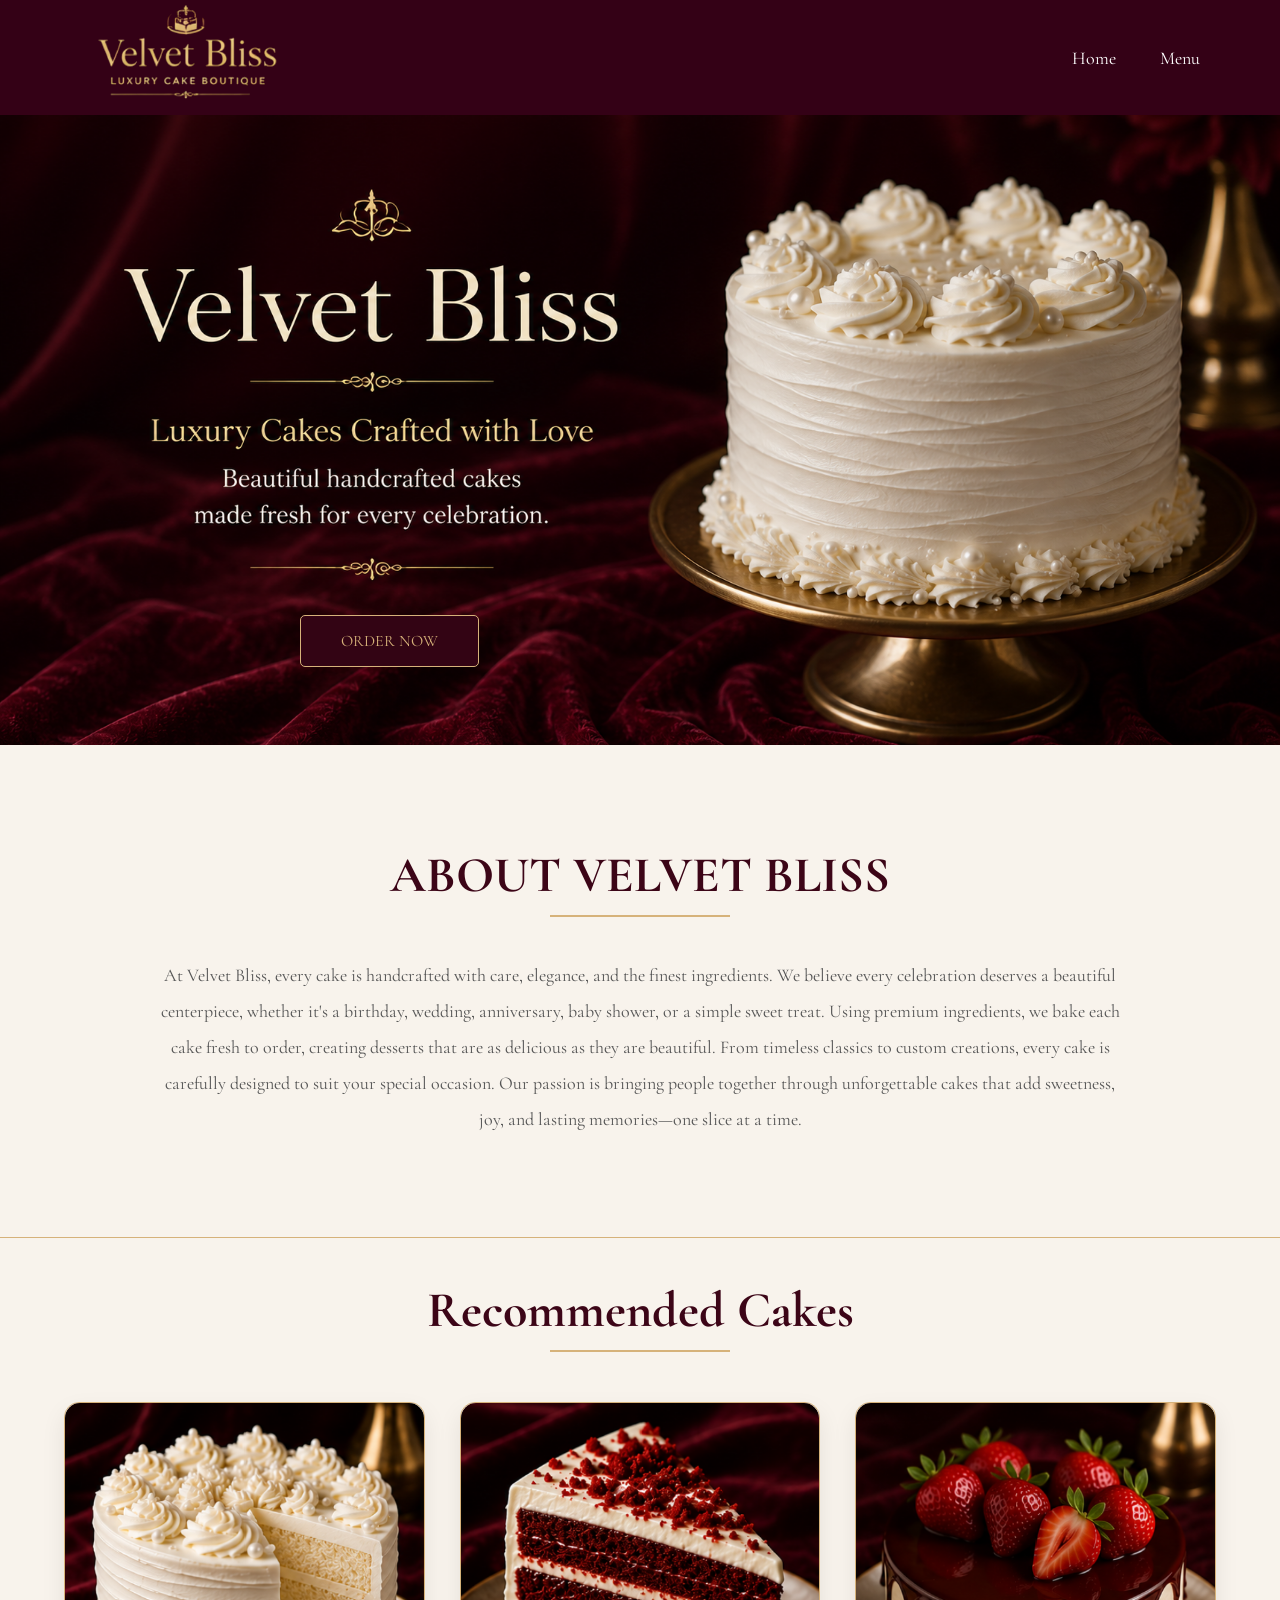
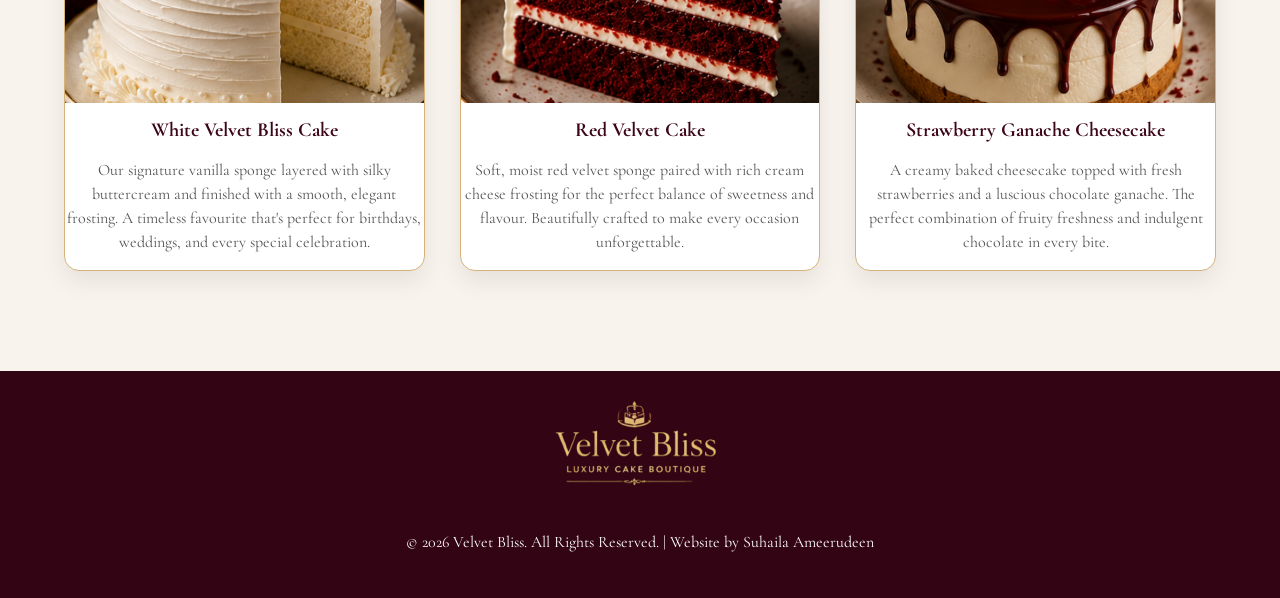
<file: index.html>
<!DOCTYPE html>
<html>
<head>
<link rel="stylesheet" href="style.css">
<link rel="icon" type="image/png" href="image/cake favicon.png">
<title>Velvet Bliss</title>

<link rel="preconnect" href="https://fonts.googleapis.com">
<link rel="preconnect" href="https://fonts.gstatic.com" crossorigin>
<link href="https://fonts.googleapis.com/css2?family=Cormorant+Garamond:ital,wght@0,300..700;1,300..700&family=Roboto:ital,wght@0,100..900;1,100..900&display=swap" rel="stylesheet">
</head>

<body>

<!--****************************
Navigation bar
****************************-->
<div class="navbar">

    <div class="logo">
        <a href="index.html">
        <img src="image/velvet bliss logo.png" alt="Velvet Bliss Logo">
        </a>
    </div>

    <nav>
    <a href="index.html">Home</a>
    <a href="menu.html">Menu</a>
    </nav>

</div>

<!--****************************
Intro banner
****************************-->
<div class="Banner">
    <a href="menu.html" class="orderButton">ORDER NOW</a>
</div>


<!--****************************
Velvet bliss about section
****************************-->
<div class="About">
    <h2>ABOUT VELVET BLISS</h2>
    <div class="borderline"></div>
    <p> At Velvet Bliss, every cake is handcrafted with care, elegance, and the finest ingredients. We believe every celebration deserves a beautiful centerpiece, whether it's a birthday, wedding, anniversary, baby shower, or a simple sweet treat.
        Using premium ingredients, we bake each cake fresh to order, creating desserts that are as delicious as they are beautiful. From timeless classics to custom creations, every cake is carefully designed to suit your special occasion.
        Our passion is bringing people together through unforgettable cakes that add sweetness, joy, and lasting memories—one slice at a time.</p>
</div>

<div class="bottomline"></div>


<!--****************************
recommended section
****************************-->
<div class="recommended">
    <h2>Recommended Cakes</h2>
    <div class="borderline"></div>

    <div class="container">
        <div class="CakeContainer">
            <a href="menu.html">
            <img src="image/White Velvet Bliss Cake.png" alt="White Velvet Bliss Cak">
            <h3>White Velvet Bliss Cake</h3>
            <p>Our signature vanilla sponge layered with silky buttercream and finished with a smooth, elegant frosting. A timeless favourite that's perfect for birthdays, weddings, and every special celebration.</p>
            </a>
        </div>

        <div class="CakeContainer">
            <a href="menu.html">
            <img src="image/Red Velvet Cake.png" alt="Red Velvet Cake">
            <h3>Red Velvet Cake</h3>
            <p>Soft, moist red velvet sponge paired with rich cream cheese frosting for the perfect balance of sweetness and flavour. Beautifully crafted to make every occasion unforgettable.</p>
            </a>
        </div>

        <div class="CakeContainer">
            <a href="menu.html">
            <img src="image/Strawberry Ganache Cheesecake.png" alt="Strawberry Ganache Cheesecake">
            <h3>Strawberry Ganache Cheesecake</h3>
            <p> A creamy baked cheesecake topped with fresh strawberries and a luscious chocolate ganache. The perfect combination of fruity freshness and indulgent chocolate in every bite.</p>
            </a>
        </div>

    </div>

</div>

<!--****************************
footer
****************************-->
<footer>
    <img src="image/velvet bliss logo.png" alt="Velvet Bliss Logo">
    <p>© 2026 Velvet Bliss. All Rights Reserved. | Website by Suhaila Ameerudeen</p>
</footer>

  
<script src="script.js"></script>
</body>
</html>
</file>
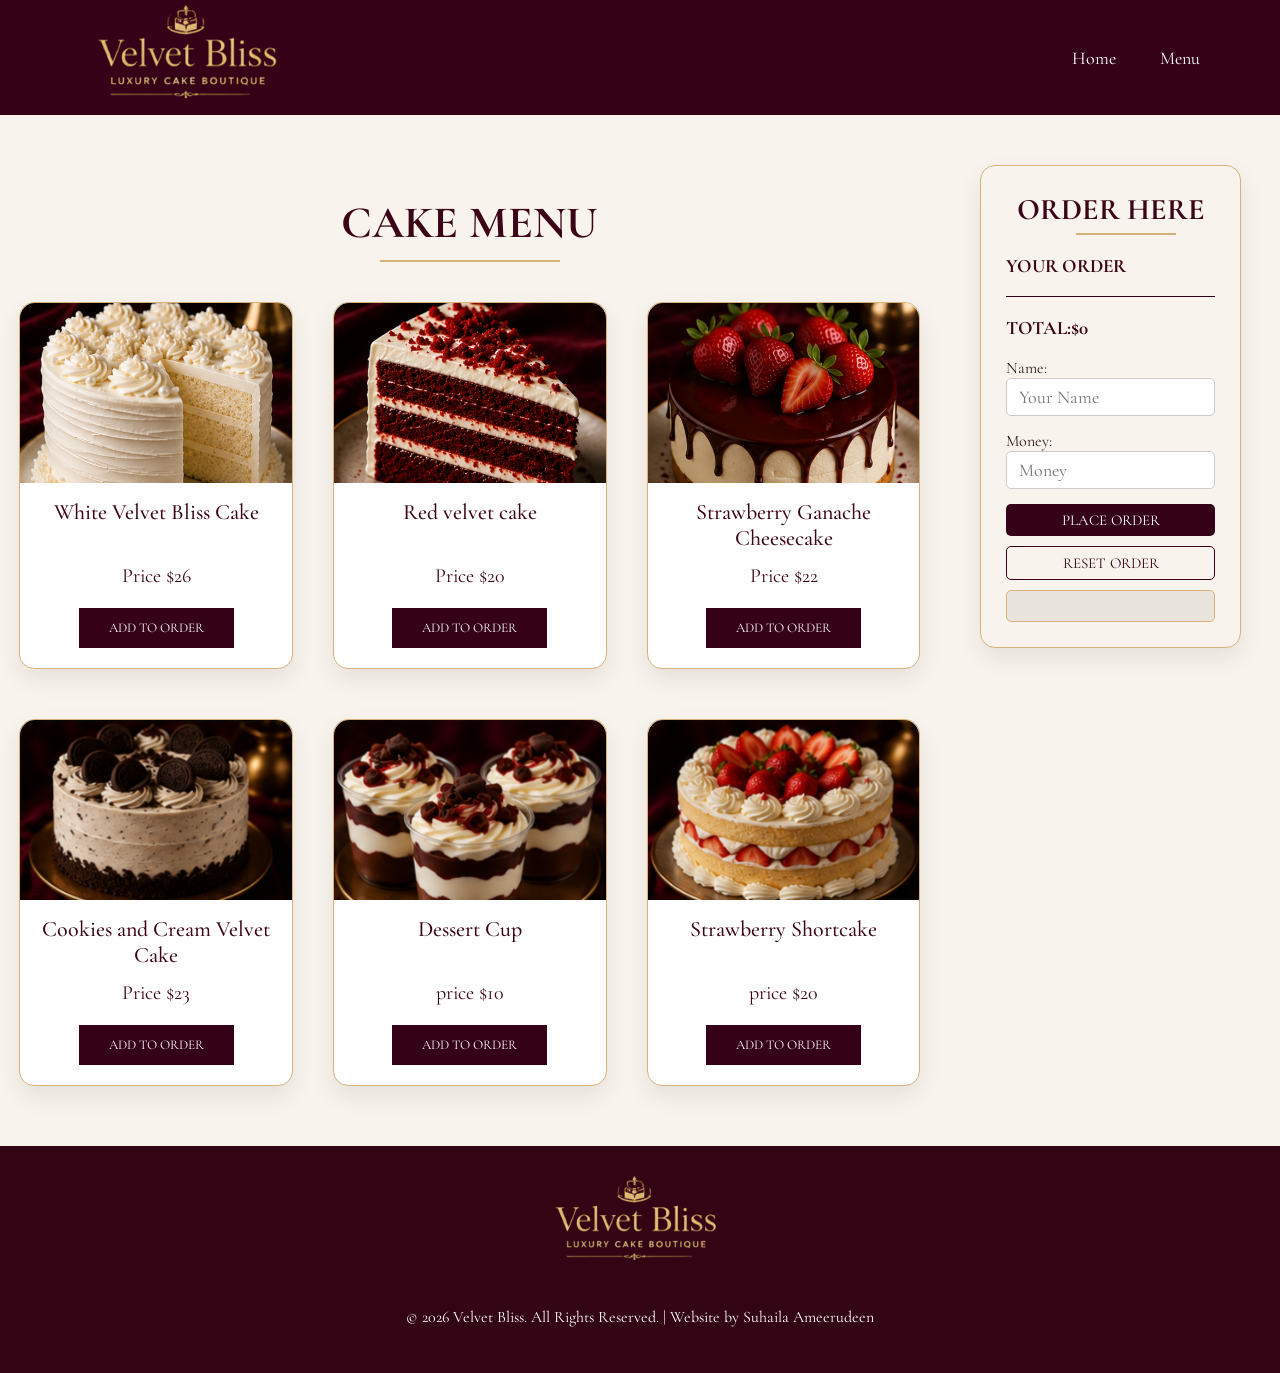
<file: menu.html>
<!DOCTYPE html>
<html>
<head>
<link rel="stylesheet" href="style.css">
<link rel="icon" type="image/png" href="image/cake favicon.png">
<title>Velvet Bliss Menu</title>

<link rel="preconnect" href="https://fonts.googleapis.com">
<link rel="preconnect" href="https://fonts.gstatic.com" crossorigin>
<link href="https://fonts.googleapis.com/css2?family=Cormorant+Garamond:ital,wght@0,300..700;1,300..700&family=Roboto:ital,wght@0,100..900;1,100..900&display=swap" rel="stylesheet">
</head>
<body>

<!--****************************
MenuScript.js
****************************-->
<div class="navbar">

    <div class="logo">
        <a href="index.html">
        <img src="image/velvet bliss logo.png" alt="Velvet Bliss Logo">
        </a>
    </div>

    <nav>
    <a href="index.html">Home</a>
    <a href="menu.html">Menu</a>
    </nav>

</div>

<!--****************************
Cake Menu
****************************-->
<div class="menu">

   <div class="CakeMenu">
      <h1>CAKE MENU</h1>
      <div class="borderline 2"></div>
     
        <div class="menuLayout">

            <div class="menuContainer">  
              <img src="image/White Velvet Bliss Cake.png" alt="White Velvet Cake">
              <h3>White Velvet Bliss Cake</h3>
              <p>Price $26</p>
              <button onclick="addOrder('White Velvet Bliss Cake',26)">ADD TO ORDER</button><br>
 
         </div>

          <div class="menuContainer">
             <img src="image/Red Velvet Cake.png" alt="Red Velvet Cake">
             <h3>Red velvet cake</h3>
             <p>Price $20</p>
             <button onclick="addOrder('Red Velvet Cake',20)">ADD TO ORDER</button><br>
         </div>

         <div class="menuContainer">
             <img src="image/Strawberry Ganache Cheesecake.png" alt="Strawberry Ganache Cheesecake">
             <h3>Strawberry Ganache Cheesecake</h3>
             <p>Price $22</p>
             <button onclick="addOrder('Strawberry Ganache Cheesecake',22)">ADD TO ORDER</button><br>
         </div>

         <div class="menuContainer">   
             <img src="image/Cookies and cream.png" alt="Cookies and Cream Velvet Cake">
             <h3>Cookies and Cream Velvet Cake</h3>
             <p>Price $23</p>
             <button onclick="addOrder('Cookies and Cream Red Velvet Cake',23)">ADD TO ORDER</button><br>
         </div>

         <div class="menuContainer">  
             <img src="image/dessert cup.png" alt="Dessert Cup">
             <h3>Dessert Cup</h3>
             <p>price $10</p>
             <button onclick="addOrder('Dessert Cup',10)">ADD TO ORDER</button><br>
          </div>

          <div class="menuContainer">  
              <img src="image/Strawberry shortcake.png" alt="Strawberry Shortcake">
              <h3>Strawberry Shortcake</h3>
              <p>price $20</p>
             <button onclick="addOrder('Strawberry Shortcake',20)">ADD TO ORDER</button><br>
          </div>


      </div>

  </div>


<!--****************************
Order section
****************************-->
<div class="orderHere">
    <h2>ORDER HERE</h2>

    <div class="borderline3"></div>

    <h3>YOUR ORDER</h3>
    <hr>

    <div id="Order"></div>

    <h3 id="total">TOTAL:$0</h3>

    <label>Name:</label>
    <input type="text"  id="nameField" placeholder="Your Name"><br>

    <label>Money:</label>
    <input type="number" id="moneyField" placeholder="Money"><br>

    <button class="placeOrder" onclick="placeOrder()">PLACE ORDER</button>
    <button class="resetOrder" onclick="resetOrder()">RESET ORDER</button> 



    <div id="receipt"></div>
</div>
</div>

    
<!--****************************
footer
****************************-->
<footer>
    <img src="image/velvet bliss logo.png" alt="Velvet Bliss Logo">
    <p>© 2026 Velvet Bliss. All Rights Reserved. | Website by Suhaila Ameerudeen</p>
</footer>


<script src="MenuScript.js"></script>
</body>
</html>
</file>
<file: style.css>
body{
    margin:0;
    background:#F8F3EC;
     font-family: "Cormorant Garamond", serif;
     color: #2E1A1A;
}

.navbar{
    background:#340116;
    justify-content: space-between;
    align-items: center;
    padding: 5px 80px;
    display:flex;
}
.logo img{
    width:auto;
    height:100px;
}

nav a{
    text-decoration: none;
    color:white;
    margin-left:40px;
    font-size: 18px;
}

nav a:hover{
    border-bottom:2px solid #D6B27A;
}

.Banner{
    background-image: url("image/velvet\ bliss\ banner.png");
    height:630px;
    background-size: cover;
    background-position: center;
}

.orderButton{
    color:#D6B27A;
    display: inline-block;
    padding:15px 40px;
    text-decoration: none;
    border: 1px solid #D6B27A;
    border-radius: 5px;
    background:#330414 ;
    margin-left: 300px;
    margin-top: 500px;
}

.orderButton:hover{
    background: #D6B27A;
    color:#330414;
}

.About{
    width: 75%;
    margin:100px auto;
    text-align: center;
}

.About h2{
    font-size: 50px;
    color:#3c0517;
    margin-bottom: 10px;
}

.borderline{
   border:2px;
   width:180px;
   height: 2px;
   background:#D6B27A;
   margin:0px auto 40px;
}

.borderline2{
    background: #D6B27A;
    height:2px;
    width:100px;
    margin-top:10px;
    margin-right:30px;
}

.borderline3{
    background: #D6B27A;
    height:2px;
    width:100px;
    margin-left:70px;
}

.About p{
    line-height: 2;
    font-size: 18px;
    color:#555;
}

.bottomline{
    border-bottom:1px solid #D6B27A;

}

.recommended{
    text-align: center;
    padding-bottom: 100px;
    margin:auto;
    width:90%;
}

.recommended h2{
    font-size:50px;
    color:#3c0517;
    margin-bottom:10px;
}

.container{
    display:grid;
    grid-template-columns: repeat(3,1fr);
    gap:35px;
    margin-top:50px;
}

.CakeContainer{
    background:white;
    border: 1px solid #D6B27A;
    border-radius:15px;
    box-shadow: 0 10px 25px rgba(0,0,0,0.08);
}

.CakeContainer img{
    width:100%;
    height:300px;
    object-fit:cover;
    border-top-left-radius:15px;
    border-top-right-radius: 15px;
}

.CakeContainer:hover{
    transform: scale(1.03);
}

.CakeContainer h3{
    text-align: center;
    color:#3c0517;
    margin:10px;
    font-size:20px;
}

.CakeContainer p{
    line-height: 1.5;
    color:#555;
}

.CakeContainer a{
    text-decoration: none;
}

footer{
    background:#330414;
    text-align: center;
    padding:30px;
}

footer img{
    width:auto;
    height:90px;
    margin-bottom:20px;
}

footer p{
    color:white;
}

.menu{
    width:97%;
    margin: 50px auto;
    display: grid;
    grid-template-columns:3fr 1fr;
    gap:40px;
    align-items:start;
}

.CakeMenu h1{
    text-align: center;
    color:#3c0517;
    font-size: 45px;
    margin-bottom: 10px;
}

.menuLayout{
    display: grid;
    grid-template-columns: repeat(3, 1fr);
    gap:40px;
}

.menuContainer{
    background:white;
    border:1px solid #D6B27A;
    text-align:center;
    border-radius: 15px;
    box-shadow: 0 10px 25px rgba(0,0,0,0.08);

}

.menuContainer img{
    width:100%;
    height:180px;
    object-fit:cover;
    border-top-left-radius:15px;
    border-top-right-radius: 15px;
}

.menuContainer h3{
    color:#3c0517;
    margin:10px;
    font-size:22px;
    font-weight:500;
    height:45px;
}

.menuContainer{
     color:#3c0517;
    margin-bottom: 10px;
    font-size:20px;
}

.menuContainer button{
    background:#340116;
    color:white;
    border:none;
    padding:12px 30px;
    margin-bottom: 20px;
    font-family: "Cormorant Garamond", serif;
}

.menuContainer button:hover{
    background: #D6B27A;
    color:#340116;
}

.orderHere{
    background:#F8F3EC;
    border: 1px solid #D6B27A;
    border-radius: 15px;
    padding:25px;
    box-shadow: 0 10px 25px rgba(0,0,0,0.08);
    margin-bottom:40px;
    margin-right:20px ;
    margin-left:20px;
    position: sticky;
    top:20px;
}



#Order{
    font-size:18px;
    color:#3c0517;
    margin-bottom:18px;
}

#total{
    font-size:19px;
    color:#3c0517;
}

#receipt h3{
    font-size:19px;
    color:#3c0517;
}

#receipt{
    border:1px solid #D6B27A;
    background-color: #e9e4dc;
    padding: 15px;
    border-radius: 5px;
}

.orderHere h2{
    text-align: center;
    color:#3c0517;
    font-size: 30px;
    margin-top:0;
    margin-bottom: 5px;
}

.orderHere h3{
    color: #3c0517;
    font-size:19px;
}


.orderHere input{
    width:100%;
    padding-left:12px;
    padding-right:12px;
    padding-top:7px;
    padding-bottom:7px;
    font-family: "Cormorant Garamond", serif;
    border:1px solid #ccc;
    margin-bottom:15px;
    border-radius:5px;
    font-size:18px;
    box-sizing: border-box;

}

.placeOrder{
    width:100%;
    padding-left:12px;
    padding-right:12px;
    padding-top:7px;
    padding-bottom:7px;
    border:none;
    border-radius: 5px;
    margin-bottom: 10px;
    font-size:15px;
    background: #340116;
    color:white;
    font-family: "Cormorant Garamond", serif;
}

.placeOrder:hover{
    background-color: #D6B27A;
    color:#340116;
}

.resetOrder{
    width:100%;
    padding-left:12px;
    padding-right:12px;
    padding-top:7px;
    padding-bottom:7px;
    border:1px solid #340116;
    border-radius: 5px;
    margin-bottom: 10px;
    font-size:15px;
    background:#F8F3EC;
    color:#340116;
    font-family: "Cormorant Garamond", serif;
}

.resetOrder:hover{
   background-color: #D6B27A;
    color:#340116;
    border:none;
}

hr{
    border:none;
    border-top: 1px solid #340116;
}
</file>
